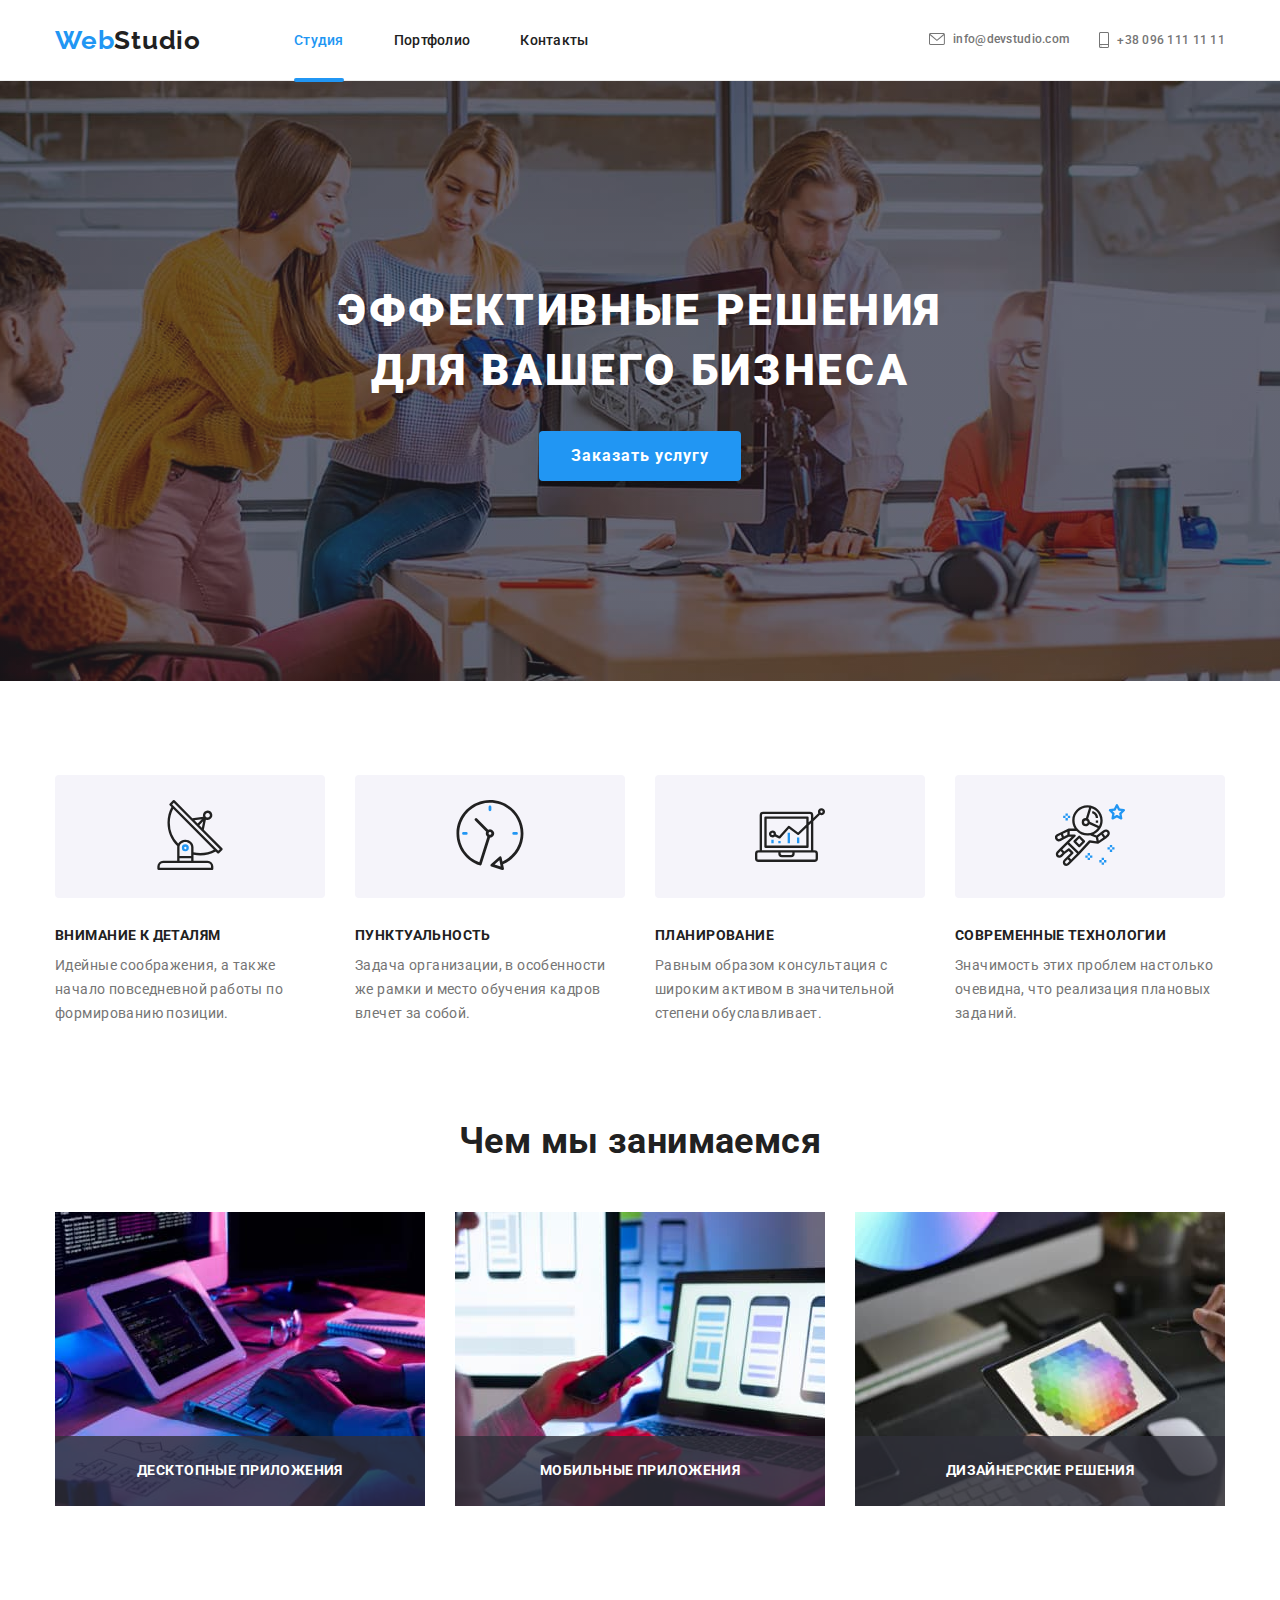
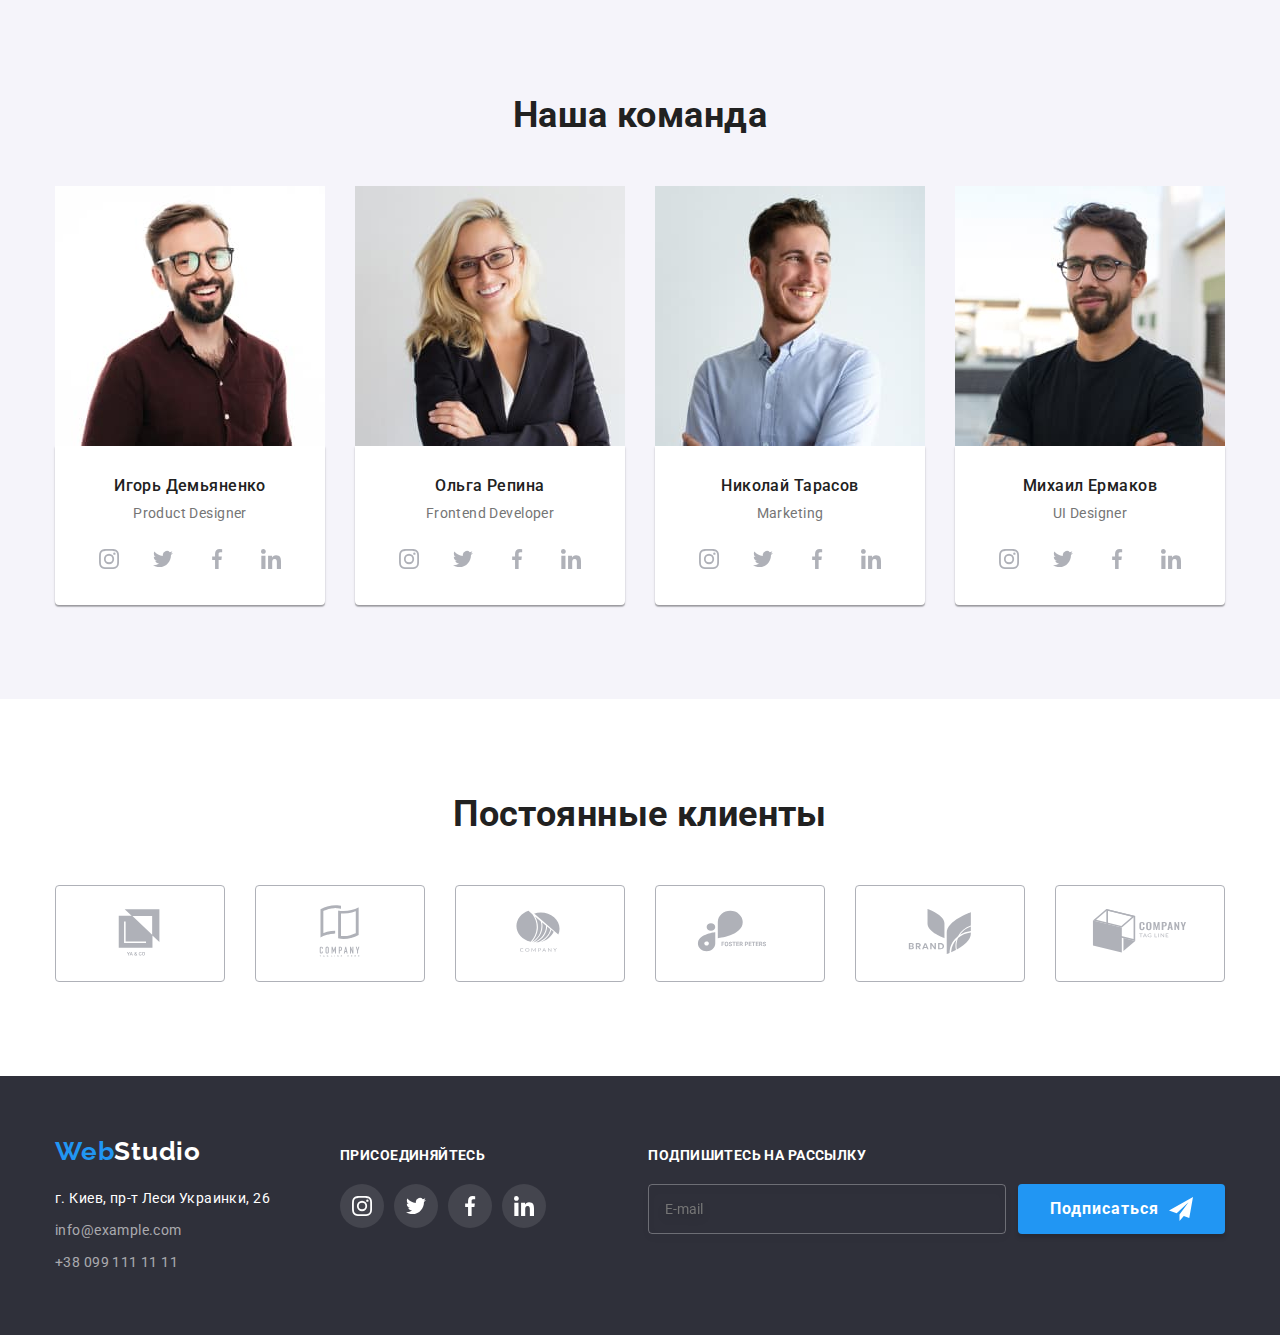
<file: index.html>
<!DOCTYPE html>
<html lang="ru">
<head>
    <meta charset="UTF-8">
    <meta http-equiv="X-UA-Compatible" content="IE=edge">
    <meta name="viewport" content="width=device-width, initial-scale=1.0">
    <title>WebStudio</title>
    <link rel="preconnect" href="https://fonts.googleapis.com">
    <link rel="preconnect" href="https://fonts.gstatic.com" crossorigin>
    <link href="https://fonts.googleapis.com/css2?family=Raleway:wght@700&family=Roboto:wght@400;500;700&display=swap" rel="stylesheet">
    <link rel="stylesheet" href="https://cdnjs.cloudflare.com/ajax/libs/modern-normalize/1.1.0/modern-normalize.min.css">
    <link rel="stylesheet" href="./css/main.min.css">
</head>
<body>
    <!--Header-->
    <header class="header">
        <div class="container header__container">
            <a href="./index.html" class="logo header__logo"><span class="logo__accent">Web</span>Studio</a>
            
            <button type="button" class="menu-mob__btn" aria-expanded="true" data-menu-open>
                <svg class="menu_mob__icon" 
                    width="40"  
                    height="40" 
                    aria-label="Переключатель мобильного меню"
                >
                    <use href="./img/sprite.svg#menu" ></use>
                </svg>
            </button>
            <div class="menu-mob__thumb" data-menu>
                <button type="button" class="menu-mob__btn menu-mob__btn--cross" data-menu-close>
                    <svg class="menu_mob__icon" 
                        width="40" 
                        height="40" 
                        aria-label="Переключатель мобильного меню">
                        <use href="./img/sprite.svg#cross-close"></use>
                    </svg>
                </button>
                <nav class="sait-nav">
                    <ul class="list sait-nav__list">
                        <li class="sait-nav__item"><a href="./index.html" class="sait-nav__link sait-nav__link--current">Студия</a></li>
                        <li class="sait-nav__item"><a href="./portfolio.html" class="sait-nav__link">Портфолио</a></li>
                        <li class="sait-nav__item"><a href="" class="sait-nav__link">Контакты</a></li>
                    </ul>
                </nav>
                
                <ul class="list contacts">
                    <li class="contacts__item">
                        <a class="contacts__link contacts__link--tel" href="tel:+380961111111">
                            <svg class="contacts__icon" width="10" height="16">
                                <use href="./img/sprite.svg#smartphone"></use>
                            </svg>
                            +38 096 111 11 11
                        </a>
                    </li>
                    <li class="contacts__item contacts__item--mail">
                        <a class="contacts__link contacts__link--mail" href="mailto:info@devstudio.com">
                            <svg class="contacts__icon "  width="16" height="12">
                                <use href="./img/sprite.svg#envelope"></use>
                            </svg>
                            info@devstudio.com
                        </a>
                    </li>
                </ul>
                <ul class="header-socials list">
                    <li class="header-socials__item">
                        <a href="" class="header-socials__link">Instagram</a>
                    </li>
                    <li class="header-socials__item">
                        <a href="" class="header-socials__link">Twitter</a>
                    </li>
                    <li class="header-socials__item">
                        <a href="" class="header-socials__link">Facebook</a>
                    </li>
                    <li class="header-socials__item">
                        <a href="" class="header-socials__link">LinkedIn</a>
                    </li>
                </ul>
            </div>
        </div>
    </header>
    
    <!--Main-->
    <main>
        <section class="hero">
            <div class="container">
                <h1 class="hero__title">Эффективные решения для вашего бизнеса</h1>
                <button type="button" class="button" data-modal-open>Заказать услугу</button>
            </div>

        </section>

        <!--Особенности компании-->
        <section class="section features">
            <div class="container">
                <h2 class="visually-hidden">Особенности компании</h2>

                <ul class="list section__list features__list">
                    <li class="features__item">
                        <div class="features__thumb">
                            <svg class="features__icon">
                                <use href="./img/sprite.svg#antenna"></use>
                            </svg>
                        </div>
                        <h3 class="features__title">Внимание к деталям</h3>
                        <p class="features__description">Идейные соображения, а также начало повседневной работы по формированию позиции.</p>
                    </li>

                    <li class="features__item">
                        <div class="features__thumb">
                            <svg class="features__icon">
                                <use href="./img/sprite.svg#clock"></use>
                            </svg>
                        </div>
                        <h3 class="features__title">Пунктуальность</h3>
                        <p class="features__description">Задача организации, в особенности же рамки и место обучения кадров влечет за собой.</p>
                    </li>

                    <li class="features__item">
                        
                        <div class="features__thumb">
                            <svg class="features__icon">
                                <use href="./img/sprite.svg#diagram"></use>
                            </svg>
                        </div>
                        <h3 class="features__title">Планирование</h3>
                        <p class="features__description">Равным образом консультация с широким активом в значительной степени обуславливает.</p>
                    </li>

                    <li class="features__item">
                        <div class="features__thumb">
                            <svg class="features__icon">
                                <use href="./img/sprite.svg#astronaut"></use>
                            </svg>
                        </div>
                        <h3 class="features__title">Современные технологии</h3>
                        <p class="features__description">Значимость этих проблем настолько очевидна, что реализация плановых заданий.</p>
                    </li>
                </ul>
            </div>
        </section>

        <!--Чем мы занимаемся-->
        <section class="section services">
            <div class="container">
                <h2 class="section__title">Чем мы занимаемся</h2>

                <ul class="list section__list">
                    <li class="services__item">
                        <img srcset="./img/img1.jpg 1x, ./img/img1@2x.jpg 2x" src="./img/img1.jpg" alt="Верстка сайта" width="370">
                        <p class="services__description">
                            Десктопные приложения
                        </p>
                    </li>

                    <li class="services__item">
                        <img srcset="./img/img2.jpg 1x, ./img/img2@2x.jpg 2x" src="./img/img2.jpg" alt="Адаптация дизайна под телефон" width="370">
                        <p class="services__description">
                            Мобильные приложения
                        </p>
                    </li>

                    <li class="services__item">
                        <img srcset="./img/img3.jpg 1x, ./img/img3@2x.jpg 2x" src="./img/img3.jpg" alt="Выбор цветовой гаммы" width="370">
                        <p class="services__description">
                            Дизайнерские решения
                        </p>
                    </li>
                </ul>
            </div>
        </section>

        <!--Команда-->
        <section class="section employees">
            <div class="container">
                <h2 class="section__title">Наша команда</h2>
                
                <ul class="list section__list employees__list">
                    <li class="employees__item">
                        <picture>
                            <source srcset="./img/employee1-270.jpg 1x, ./img/employee1-270@2x.jpg 2x" 
                                    media="(min-width: 1200px)" 
                                    sizes="270px">
                            <source srcset="./img/employee1-354.jpg 1x, ./img/employee1-354@2x.jpg 2x" 
                                    media="(min-width: 768px)" 
                                    sizes="354px">
                            <source srcset="./img/employee1-450.jpg 1x, ./img/employee1-450@2x.jpg 2x" 
                                    media="(max-width: 767px)"
                                    sizes="450px">
                            
                            <img src="./img/employee1-450.jpg" alt="Фото дизайнера">
                        </picture>
                        <div class="employees__content">
                            <h3 class="employees__name">Игорь Демьяненко</h3>
                            <p lang="en" class="employees__position">Product Designer</p>
                
                            <ul class="list socials__list employees__socials">
                                <li class="socials__item">
                                    <a href="" target="_blank" rel="noopener nofollow" class="socials__link socials__link--grey">
                                        <svg class="socials__icon socials__icon--grey">
                                            <use href="./img/sprite.svg#instagram"></use>
                                        </svg>
                                    </a>
                                </li>
                                <li class="socials__item">
                                    <a href="" target="_blank" rel="noopener nofollow" class="socials__link socials__link--grey">
                                        <svg class="socials__icon socials__icon--grey">
                                            <use href="./img/sprite.svg#twitter"></use>
                                        </svg>
                                    </a>
                                </li>
                                <li class="socials__item">
                                    <a href="" target="_blank" rel="noopener nofollow" class="socials__link socials__link--grey">
                                        <svg class="socials__icon socials__icon--grey">
                                            <use href="./img/sprite.svg#facebook"></use>
                                        </svg>
                                    </a>
                                </li>
                                <li class="socials__item">
                                    <a href="" target="_blank" rel="noopener nofollow" class="socials__link socials__link--grey">
                                        <svg class="socials__icon socials__icon--grey">
                                            <use href="./img/sprite.svg#linkedin"></use>
                                        </svg>
                                    </a>
                                </li>
                            </ul>
                        </div>
                
                    </li>
                
                    <li class="employees__item">
                        <picture>
                            <source srcset="./img/employee2-270.jpg 1x, ./img/employee2-270@2x.jpg 2x" 
                                    media="(min-width: 1200px)" 
                                    sizes="270px">
                            <source srcset="./img/employee2-354.jpg 1x, ./img/employee2-354@2x.jpg 2x" 
                                    media="(min-width: 768px)" 
                                    sizes="354px">
                            <source srcset="./img/employee2-450.jpg 1x, ./img/employee2-450@2x.jpg 2x" 
                                    media="(max-width: 767px)"
                                    sizes="450px">
                            <img src="./img/employee2-450.jpg" alt="Фото разработчика">
                        </picture>
                        <div class="employees__content">
                            <h3 class="employees__name">Ольга Репина</h3>
                            <p lang="en" class="employees__position">Frontend Developer</p>
                
                            <ul class="list socials__list employees__socials">
                                <li class="socials__item">
                                    <a href="" target="_blank" rel="noopener nofollow" class="socials__link socials__link--grey">
                                        <svg class="socials__icon socials__icon--grey">
                                            <use href="./img/sprite.svg#instagram"></use>
                                        </svg>
                                    </a>
                                </li>
                                <li class="socials__item ">
                                    <a href="" target="_blank" rel="noopener nofollow" class="socials__link socials__link--grey">
                                        <svg class="socials__icon socials__icon--grey">
                                            <use href="./img/sprite.svg#twitter"></use>
                                        </svg>
                                    </a>
                                </li>
                                <li class="socials__item">
                                    <a href="" target="_blank" rel="noopener nofollow" class="socials__link socials__link--grey">
                                        <svg class="socials__icon socials__icon--grey">
                                            <use href="./img/sprite.svg#facebook"></use>
                                        </svg>
                                    </a>
                                </li>
                                <li class="socials__item">
                                    <a href="" target="_blank" rel="noopener nofollow" class="socials__link socials__link--grey">
                                        <svg class="socials__icon socials__icon--grey">
                                            <use href="./img/sprite.svg#linkedin"></use>
                                        </svg>
                                    </a>
                                </li>
                            </ul>
                        </div>
                    </li>
                    <li class="employees__item">
                        <picture>
                            <source srcset="./img/employee3-270.jpg 1x, ./img/employee3-270@2x.jpg 2x" 
                                    media="(min-width: 1200px)" 
                                    sizes="270px">
                            <source srcset="./img/employee3-354.jpg 1x, ./img/employee3-354@2x.jpg 2x" 
                                    media="(min-width: 768px)" 
                                    sizes="354px">
                            <source srcset="./img/employee3-450.jpg 1x, ./img/employee3-450@2x.jpg 2x" 
                                    media="(max-width: 767px)"
                                    sizes="450px">
                            <img src="./img/employee3-450.jpg" alt="Фото маркетолога">
                        </picture>
                        <div class="employees__content">
                            <h3 class="employees__name">Николай Тарасов</h3>
                            <p lang="en" class="employees__position">Marketing</p>
                
                            <ul class="list socials__list employees__socials">
                                <li class="socials__item">
                                    <a href="" target="_blank" rel="noopener nofollow" class="socials__link socials__link--grey">
                                        <svg class="socials__icon socials__icon--grey">
                                            <use href="./img/sprite.svg#instagram"></use>
                                        </svg>
                                    </a>
                                </li>
                                <li class="socials__item">
                                    <a href="" target="_blank" rel="noopener nofollow" class="socials__link socials__link--grey">
                                        <svg class="socials__icon socials__icon--grey">
                                            <use href="./img/sprite.svg#twitter"></use>
                                        </svg>
                                    </a>
                                </li>
                                <li class="socials__item">
                                    <a href="" target="_blank" rel="noopener nofollow" class="socials__link socials__link--grey">
                                        <svg class="socials__icon socials__icon--grey">
                                            <use href="./img/sprite.svg#facebook"></use>
                                        </svg>
                                    </a>
                                </li>
                                <li class="socials__item">
                                    <a href="" target="_blank" rel="noopener nofollow" class="socials__link socials__link--grey">
                                        <svg class="socials__icon socials__icon--grey">
                                            <use href="./img/sprite.svg#linkedin"></use>
                                        </svg>
                                    </a>
                                </li>
                            </ul>
                        </div>
                    </li>
                    <li class="employees__item">
                        <picture>
                            <source srcset="./img/employee4-270.jpg 1x, ./img/employee4-270@2x.jpg 2x" 
                                    media="(min-width: 1200px)" 
                                    sizes="270px">
                            <source srcset="./img/employee4-354.jpg 1x, ./img/employee4-354@2x.jpg 2x" 
                                    media="(min-width: 768px)" 
                                    sizes="354px">
                            <source srcset="./img/employee4-450.jpg 1x, ./img/employee4-450@2x.jpg 2x" 
                                    media="(max-width: 767px)"
                                    sizes="450px">
                            <img src="./img/employee4-450.jpg" alt="Фото UI дизайнера">
                        </picture>
                        <div class="employees__content">
                            <h3 class="employees__name">Михаил Ермаков</h3>
                            <p lang="en" class="employees__position">UI Designer</p>
                
                            <ul class="list socials__list employees__socials">
                                <li class="socials__item">
                                    <a href="" target="_blank" rel="noopener nofollow" class="socials__link socials__link--grey">
                                        <svg class="socials__icon socials__icon--grey">
                                            <use href="./img/sprite.svg#instagram"></use>
                                        </svg>
                                    </a>
                                </li>
                                <li class="socials__item">
                                    <a href="" target="_blank" rel="noopener nofollow" class="socials__link socials__link--grey">
                                        <svg class="socials__icon socials__icon--grey">
                                            <use href="./img/sprite.svg#twitter"></use>
                                        </svg>
                                    </a>
                                </li>
                                <li class="socials__item">
                                    <a href="" target="_blank" rel="noopener nofollow" class="socials__link socials__link--grey">
                                        <svg class="socials__icon socials__icon--grey">
                                            <use href="./img/sprite.svg#facebook"></use>
                                        </svg>
                                    </a>
                                </li>
                                <li class="socials__item">
                                    <a href="" target="_blank" rel="noopener nofollow" class="socials__link socials__link--grey">
                                        <svg class="socials__icon socials__icon--grey">
                                            <use href="./img/sprite.svg#linkedin"></use>
                                        </svg>
                                    </a>
                                </li>
                            </ul>
                        </div>
                    </li>
                </ul>
            </div>
        </section>
        <!--Клиенты-->
        <section class="section clients">
            <div class="container">
                <h2 class="section__title">Постоянные клиенты</h2>
        
                <ul class="list section__list clients__set">
                    <li class="clients__item">
                        <a href="" class="clients__link" target="_blank" rel="noopener nofollow">
                            <svg class="clients__logo">
                                <use href="./img/sprite.svg#client-1"></use>
                            </svg>
                        </a>
                    </li>
                    <li class="clients__item">
                        <a href="" class="clients__link" target="_blank" rel="noopener nofollow">
                            <svg class="clients__logo">
                                <use href="./img/sprite.svg#client-2"></use>
                                <use></use>
                            </svg>
                        </a>
                    </li>
                    <li class="clients__item">
                        <a href="" class="clients__link" target="_blank" rel="noopener nofollow">
                            <svg class="clients__logo">
                                <use href="./img/sprite.svg#client-3"></use>
                            </svg>
                        </a>
                    </li>
                    <li class="clients__item">
                        <a href="" class="clients__link" target="_blank" rel="noopener nofollow">
                            <svg class="clients__logo">
                                <use href="./img/sprite.svg#client-4"></use>
                            </svg>
                        </a>
                    </li>
                    <li class="clients__item">
                        <a href="" class="clients__link" target="_blank" rel="noopener nofollow">
                            <svg class="clients__logo">
                                <use href="./img/sprite.svg#client-5"></use>
                            </svg>
                        </a>
                    </li>
                    <li class="clients__item">
                        <a href="" class="clients__link" target="_blank" rel="noopener nofollow">
                            <svg class="clients__logo">
                                <use href="./img/sprite.svg#client-6"></use>
                            </svg>
                        </a>
                    </li>
                </ul>
            </div>
        </section>
    </main>

    <!--Footer-->
    <footer class="footer">
        <div class="footer__box container">
            <div class="contacts-box">
                <a href="./index.html" class="logo logo--white"><span class="logo__accent">Web</span>Studio</a>
                <address>
                    <ul class="list contacts-box__list ">
                        <li class="contacts-box__item"><a class="contacts-box__link contacts-box__link--white" href="https://goo.gl/maps/8DTcKhsca9sqMdtq7" target="_blank"
                                rel="noopener nofollow">г. Киев, пр-т Леси Украинки, 26</a></li>
                        <li class="contacts-box__item"><a class="contacts-box__link" href="mailto:">info@example.com</a></li>
                        <li class="contacts-box__item"><a class="contacts-box__link" href="tel:+380961111111">+38 099 111 11 11</a></li>
                    </ul>
                </address>
            </div>
            <div class="footer__socials">
                <p class="footer__text">Присоединяйтесь</p>

                <ul class="list socials__list ">
                    <li class="socials__item">
                        <a href="" target="_blank" rel="noopener nofollow" class="socials__link socials__link--white">
                            <svg class="socials__icon socials__icon--white">
                                <use href="./img/sprite.svg#instagram"></use>
                            </svg>
                        </a>
                    </li>
                    <li class="socials__item">
                        <a href="" target="_blank" rel="noopener nofollow" class="socials__link socials__link--white">
                            <svg class="socials__icon socials__icon--white">
                                <use href="./img/sprite.svg#twitter"></use>
                            </svg>
                        </a>
                    </li>
                    <li class="socials__item">
                        <a href="" target="_blank" rel="noopener nofollow" class="socials__link socials__link--white">
                            <svg class="socials__icon socials__icon--white">
                                <use href="./img/sprite.svg#facebook"></use>
                            </svg>
                        </a>
                    </li>
                    <li class="socials__item">
                        <a href="" target="_blank" rel="noopener nofollow" class="socials__link socials__link--white">
                            <svg class="socials__icon socials__icon--white">
                                <use href="./img/sprite.svg#linkedin"></use>
                            </svg>
                        </a>
                    </li>
                </ul>
            </div>
            <div class="footer__subs">
                <p class="footer__text">Подпишитесь на рассылку</p>

                <form class="subs__form">
                    <input type="email" placeholder="E-mail" class="subs__input">
                    <button type="submit" class="button subs__btn">
                        <span class="subs__text">Подписаться</span>
                        <svg width="24" height="24" class="btn__icon">
                            <use href="./img/sprite.svg#icon-send"></use>
                        </svg>
                    </button>
                </form>
            </div>
        </div>
    </footer>
    <div class="backdrop is-hidden" data-modal>
        <div class="modal">
            <button type="button" class="btn-close" data-modal-close>
                <svg class="btn-close__icon" width="18" height="18">
                    <use href="./img/sprite.svg#cross-close"></use>
                </svg>
            </button>

            <p class="modal__text">     
                Оставьте свои данные, мы вам перезвоним
            </p>

            <form class="callback__form" autocomplete="off">
                <label class="callback__field">
                    <span class="callback__label">Имя</span>
                    <input type="text" name="name" class="callback__input" required/>
                    <svg class="callback__icon" width="18" height="18">
                        <use href="./img/sprite.svg#icon-person"></use>
                    </svg>
                </label>
                <label class="callback__field">
                    <span class="callback__label">Телефон</span>
                    <input type="tel" name="tel" class="callback__input" required/>
                    <svg class="callback__icon" width="18" height="18">
                        <use href="./img/sprite.svg#icon-phone"></use>
                    </svg>
                </label>
                <label class="callback__field">
                    <span class="callback__label">Почта</span>
                    <input type="email" name="email" class="callback__input" required/>
                    <svg class="callback__icon" width="18" height="18">
                        <use href="./img/sprite.svg#icon-email"></use>
                    </svg>
                </label>

                <label class="callback__field">
                    <span class="callback__label">Комментарий</span>
                    <textarea class="callback__comment" name="comment" placeholder="Введите текст"></textarea>
                </label>

                <label class="agreement">
                    <input type="checkbox" class="agreement__checkbox visually-hidden" required>
                    <span class="agreement__icon"></span>
                    <span class="agreement__text">Соглашаюсь с рассылкой и принимаю <a href="" class="agreement__text--accent">Условия договора</a>  </span>
                </label>
               
                <button class="button callback___btn" type="submit">Отправить</button>
            </form>
        </div>
    </div>
    <script src="./js/modal.js"></script>
    <script src="./js/menu.js"></script>
</body>
</html>
</file>
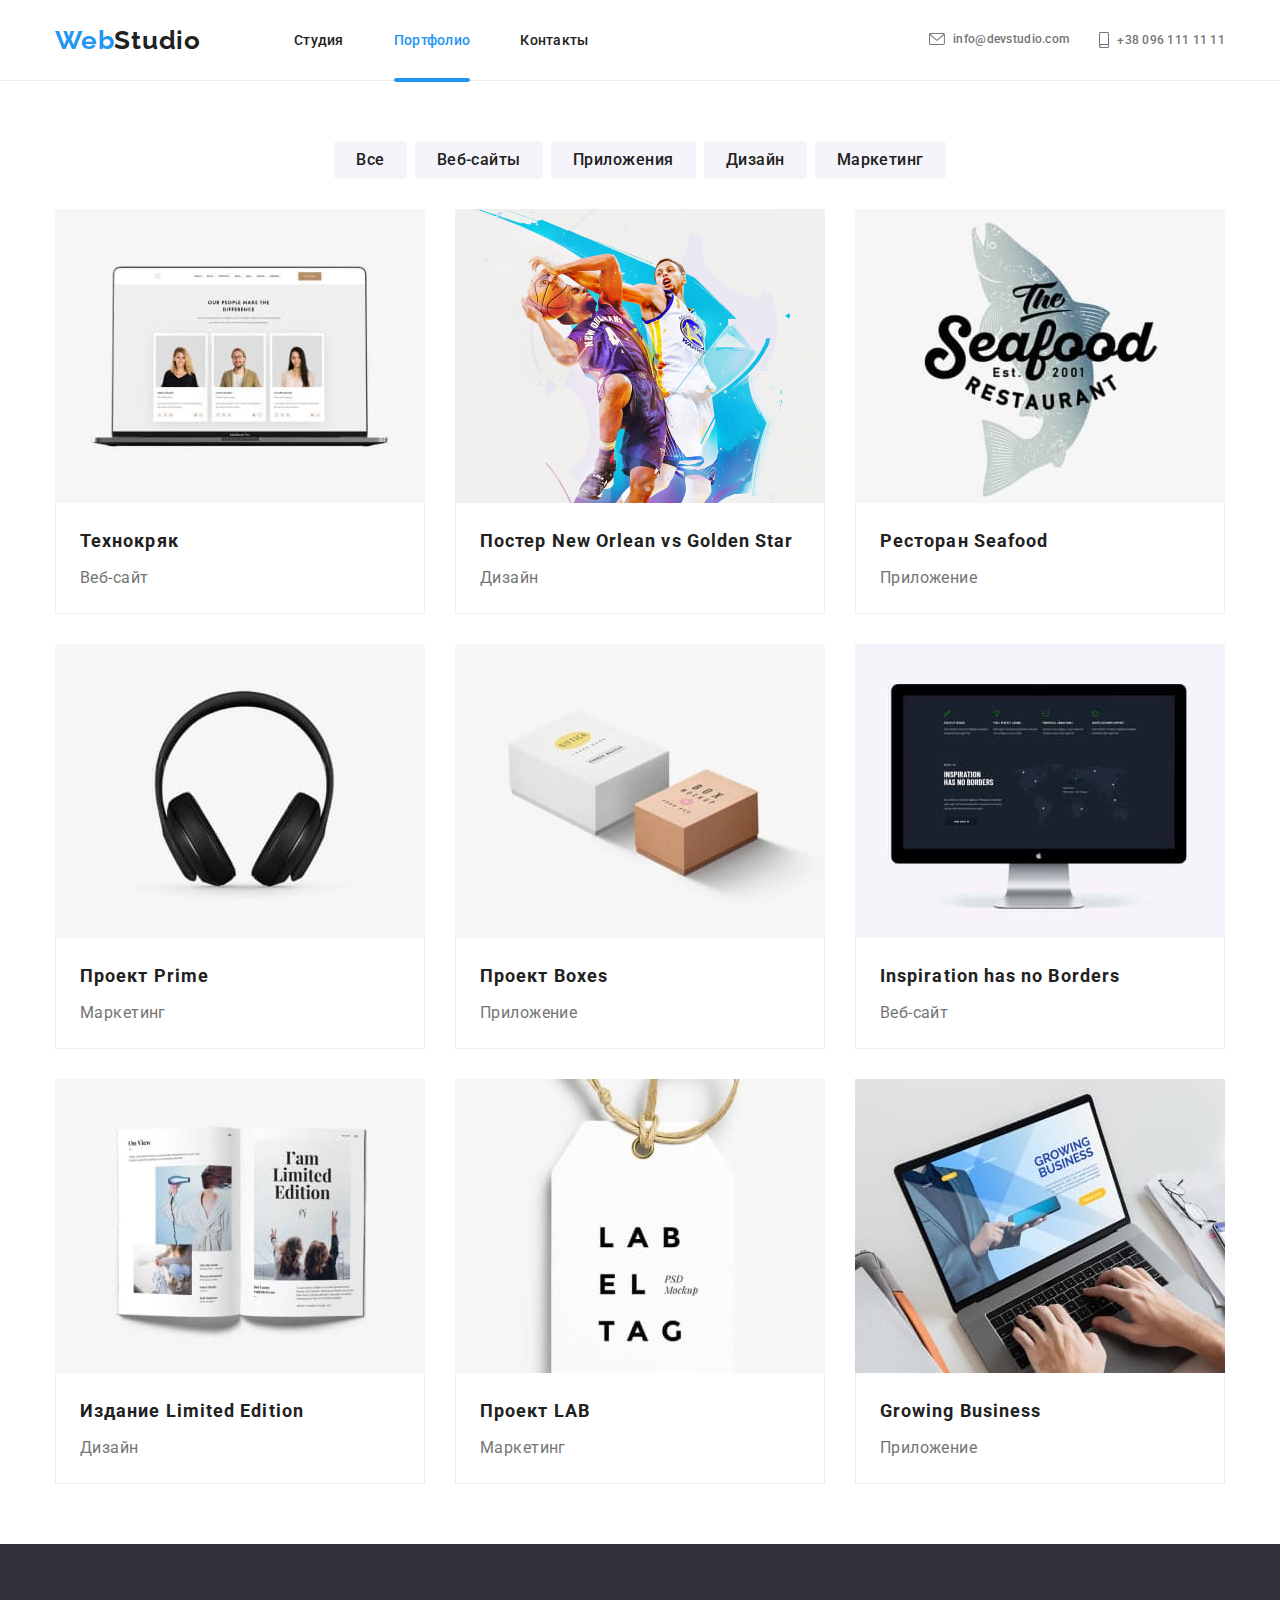
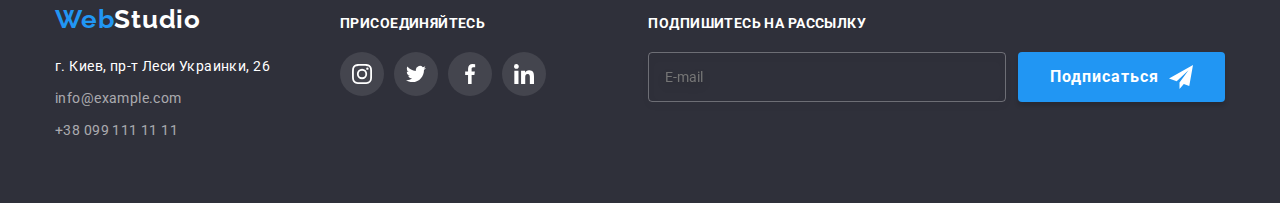
<file: portfolio.html>
<!DOCTYPE html>
<html lang="ru">

<head>
    <meta charset="UTF-8">
    <meta http-equiv="X-UA-Compatible" content="IE=edge">
    <meta name="viewport" content="width=device-width, initial-scale=1.0">
    <title>WebStudio</title>
    <link rel="preconnect" href="https://fonts.googleapis.com">
    <link rel="preconnect" href="https://fonts.gstatic.com" crossorigin>
    <link href="https://fonts.googleapis.com/css2?family=Raleway:wght@700&family=Roboto:wght@400;500;700&display=swap"
        rel="stylesheet">
    <link rel="stylesheet"
        href="https://cdnjs.cloudflare.com/ajax/libs/modern-normalize/1.1.0/modern-normalize.min.css">
    <link rel="stylesheet" href="./css/main.min.css">
</head>

<body>
    <!--Header-->
    <header class="header">
        <div class="container header__container">
            <a href="./index.html" class="logo header__logo"><span class="logo__accent">Web</span>Studio</a>

            <button type="button" class="menu-mob__btn" aria-expanded="true" data-menu-open>
                <svg class="menu_mob__icon" width="40" height="40" aria-label="Переключатель мобильного меню">
                    <use href="./img/sprite.svg#menu"></use>
                </svg>
            </button>
            <div class="menu-mob__thumb" data-menu>
                <button type="button" class="menu-mob__btn menu-mob__btn--cross" data-menu-close>
                    <svg class="menu_mob__icon" width="40" height="40" aria-label="Переключатель мобильного меню">
                        <use href="./img/sprite.svg#cross-close"></use>
                    </svg>
                </button>
                <nav class="sait-nav">
                    <ul class="list sait-nav__list">
                        <li class="sait-nav__item"><a href="./index.html"
                                class="sait-nav__link">Студия</a></li>
                        <li class="sait-nav__item"><a href="./portfolio.html" class="sait-nav__link sait-nav__link--current">Портфолио</a></li>
                        <li class="sait-nav__item"><a href="" class="sait-nav__link">Контакты</a></li>
                    </ul>
                </nav>

                <ul class="list contacts">
                    <li class="contacts__item">
                        <a class="contacts__link contacts__link--tel" href="tel:+380961111111">
                            <svg class="contacts__icon" width="10" height="16">
                                <use href="./img/sprite.svg#smartphone"></use>
                            </svg>
                            +38 096 111 11 11
                        </a>
                    </li>
                    <li class="contacts__item contacts__item--mail">
                        <a class="contacts__link contacts__link--mail" href="mailto:info@devstudio.com">
                            <svg class="contacts__icon " width="16" height="12">
                                <use href="./img/sprite.svg#envelope"></use>
                            </svg>
                            info@devstudio.com
                        </a>
                    </li>
                </ul>
                <ul class="header-socials list">
                    <li class="header-socials__item">
                        <a href="" class="header-socials__link">Instagram</a>
                    </li>
                    <li class="header-socials__item">
                        <a href="" class="header-socials__link">Twitter</a>
                    </li>
                    <li class="header-socials__item">
                        <a href="" class="header-socials__link">Facebook</a>
                    </li>
                    <li class="header-socials__item">
                        <a href="" class="header-socials__link">LinkedIn</a>
                    </li>
                </ul>
            </div>
        </div>
    </header>
    <!--Main-->
    <main>
        <section class="portfolio">
            <div class="container">
                <h1 class="visually-hidden">Портфолио</h1>
                <ul class="btn__set list">
                    <li class="btn__item"><button type="button" class="portfolio__button">Все</button></li>
                    <li class="btn__item"><button type="button" class="portfolio__button">Веб-сайты</button></li>
                    <li class="btn__item"><button type="button" class="portfolio__button">Приложения</button></li>
                    <li class="btn__item"><button type="button" class="portfolio__button">Дизайн</button></li>
                    <li class="btn__item"><button type="button" class="portfolio__button">Маркетинг</button></li>
                </ul>
                
                <ul class="cases list">
                    <li class="cases__item">
                        <a href="" class="cases__link">
                            <div class="cases__thumb">
                                <picture>
                                    <source srcset="./img/case-1-370.jpg 1x, ./img/case-1-370@2x.jpg 2x" 
                                            media="(min-width: 1200px)" 
                                            sizes="370px">
                                    <source srcset="./img/case-1-354.jpg 1x, ./img/case-1-354@2x.jpg 2x" 
                                            media="(min-width: 768px)" 
                                            sizes="354px">
                                    <source srcset="./img/case-1-450.jpg 1x, ./img/case-1-450@2x.jpg 2x" 
                                            media="(max-width: 767px)"
                                            sizes="450px">
                                    <img src="./img/case-1-450.jpg" alt="ноутбук">
                                </picture>
                                
                                <div class="cases__overlay">  
                                    <p class="cases__text">Ресурс предлагает комплексные предложения с разным уровнем функционала и сервисов. 
                                        Все это позволит посетителю получить исчерпывающие сведения о компании или частном лице.
                                    </p>
                                </div>
                            </div>
                            <div class="cases__content cases__content--first">
                                <h2 class="cases__title">Технокряк</h2>
                                <p class="cases__type">Веб-сайт</p>
                            </div>
                        </a>
                    </li>
                
                    <li class="cases__item">
                        <a href="" class="cases__link">
                            <div class="cases__thumb">
                                <picture>
                                    <source srcset="./img/case-2-370.jpg 1x, ./img/case-2-370@2x.jpg 2x" 
                                            media="(min-width: 1200px)" 
                                            sizes="370px">
                                    <source srcset="./img/case-2-354.jpg 1x, ./img/case-2-354@2x.jpg 2x" 
                                            media="(min-width: 768px)" 
                                            sizes="354px">
                                    <source srcset="./img/case-2-450.jpg 1x, ./img/case-2-450@2x.jpg 2x" 
                                            media="(max-width: 767px)"
                                            sizes="450px">
                                    <img src="./img/case-2-450.jpg" alt="два баскетболиста">
                                </picture>
                                
                                <div class="cases__overlay">
                                    <p class="cases__text">Ресурс предлагает комплексные предложения с разным уровнем функционала и сервисов.
                                        Все это позволит посетителю получить исчерпывающие сведения о компании или частном лице.
                                    </p>
                                </div>
                            </div>
                            <div class="cases__content">
                                <h2 class="cases__title">Постер New Orlean vs Golden Star</h2>
                                <p class="cases__type">Дизайн</p>
                            </div>
                        </a>
                    </li>
                
                    <li class="cases__item">
                        <a href="" class="cases__link">
                            <div class="cases__thumb">
                                <picture>
                                    <source srcset="./img/case-3-370.jpg 1x, ./img/case-3-370@2x.jpg 2x" 
                                            media="(min-width: 1200px)" 
                                            sizes="370px">
                                    <source srcset="./img/case-3-354.jpg 1x, ./img/case-3-354@2x.jpg 2x" 
                                            media="(min-width: 768px)" 
                                            sizes="354px">
                                    <source srcset="./img/case-3-450.jpg 1x, ./img/case-3-450@2x.jpg 2x" 
                                            media="(max-width: 767px)"
                                            sizes="450px">
                                    <img src="./img/case-3-450.jpg" alt="логотип ресторана">
                                </picture>
                                
                                <div class="cases__overlay">
                                    <p class="cases__text">Ресурс предлагает комплексные предложения с разным уровнем функционала и сервисов.
                                        Все это позволит посетителю получить исчерпывающие сведения о компании или частном лице.
                                    </p>
                                </div>
                            </div>
                            <div class="cases__content">
                                <h2 class="cases__title">Ресторан Seafood</h2>
                                <p class="cases__type">Приложение</p>
                            </div>
                        </a>
                    </li>
                
                    <li class="cases__item">
                        <a href="" class="cases__link">
                            <div class="cases__thumb">
                                <picture>
                                    <source srcset="./img/case-4-370.jpg 1x, ./img/case-4-370@2x.jpg 2x" 
                                            media="(min-width: 1200px)" 
                                            sizes="370px">
                                    <source srcset="./img/case-4-354.jpg 1x, ./img/case-4-354@2x.jpg 2x" 
                                            media="(min-width: 768px)" 
                                            sizes="354px">
                                    <source srcset="./img/case-4-450.jpg 1x, ./img/case-4-450@2x.jpg 2x" 
                                            media="(max-width: 767px)"
                                            sizes="450px">
                                    <img src="./img/case-4-450.jpg" alt="наушники">
                                </picture>
                                
                                <div class="cases__overlay">
                                    <p class="cases__text">Ресурс предлагает комплексные предложения с разным уровнем функционала и сервисов.
                                        Все это позволит посетителю получить исчерпывающие сведения о компании или частном лице.
                                    </p>
                                </div>
                            </div>
                            <div class="cases__content">
                                <h2 class="cases__title">Проект Prime</h2>
                                <p class="cases__type">Маркетинг</p>
                            </div>
                        </a>
                    </li>
                
                    <li class="cases__item">
                        <a href="" class="cases__link">
                            <div class="cases__thumb">
                                <picture>
                                    <source srcset="./img/case-5-370.jpg 1x, ./img/case-5-370@2x.jpg 2x" 
                                            media="(min-width: 1200px)" 
                                            sizes="370px">
                                    <source srcset="./img/case-5-354.jpg 1x, ./img/case-5-354@2x.jpg 2x" 
                                            media="(min-width: 768px)" 
                                            sizes="354px">
                                    <source srcset="./img/case-5-450.jpg 1x, ./img/case-5-450@2x.jpg 2x" 
                                            media="(max-width: 767px)"
                                            sizes="450px">
                                    <img src="./img/case-5-450.jpg" alt="две коробки">
                                </picture>
                                
                                <div class="cases__overlay">
                                    <p class="cases__text">Ресурс предлагает комплексные предложения с разным уровнем функционала и сервисов.
                                        Все это позволит посетителю получить исчерпывающие сведения о компании или частном лице.
                                    </p>
                                </div>
                            </div>
                            <div class="cases__content">
                                <h2 class="cases__title">Проект Boxes</h2>
                                <p class="cases__type">Приложение</p>
                            </div>
                        </a>
                    </li>
                
                    <li class="cases__item">
                        <a href="" class="cases__link">
                            <div class="cases__thumb">
                                <picture>
                                    <source srcset="./img/case-6-370.jpg 1x, ./img/case-6-370@2x.jpg 2x" 
                                            media="(min-width: 1200px)" 
                                            sizes="370px">
                                    <source srcset="./img/case-6-354.jpg 1x, ./img/case-6-354@2x.jpg 2x" 
                                            media="(min-width: 768px)" 
                                            sizes="354px">
                                    <source srcset="./img/case-6-450.jpg 1x, ./img/case-6-450@2x.jpg 2x" 
                                            media="(max-width: 767px)"
                                            sizes="450px">
                                    <img src="./img/case-6-450.jpg" alt="компьютер">
                                </picture>
                                
                                <div class="cases__overlay">
                                    <p class="cases__text">Ресурс предлагает комплексные предложения с разным уровнем функционала и сервисов.
                                        Все это позволит посетителю получить исчерпывающие сведения о компании или частном лице.
                                    </p>
                                </div>
                            </div>
                            <div class="cases__content">
                                <h2 class="cases__title">Inspiration has no Borders</h2>
                                <p class="cases__type">Веб-сайт</p>
                            </div>
                        </a>
                    </li>
                
                    <li class="cases__item">
                        <a href="" class="cases__link">
                            <div class="cases__thumb">
                                <picture>
                                    <source srcset="./img/case-7-370.jpg 1x, ./img/case-7-370@2x.jpg 2x" 
                                            media="(min-width: 1200px)" 
                                            sizes="370px">
                                    <source srcset="./img/case-7-354.jpg 1x, ./img/case-7-354@2x.jpg 2x" 
                                            media="(min-width: 768px)" 
                                            sizes="354px">
                                    <source srcset="./img/case-7-450.jpg 1x, ./img/case-7-450@2x.jpg 2x" 
                                            media="(max-width: 767px)"
                                            sizes="450px">
                                    <img src="./img/case-7-450.jpg" alt="журнал">
                                </picture>
                                
                                <div class="cases__overlay">
                                    <p class="cases__text">Ресурс предлагает комплексные предложения с разным уровнем функционала и сервисов.
                                        Все это позволит посетителю получить исчерпывающие сведения о компании или частном лице.
                                    </p>
                                </div>
                            </div>
                            <div class="cases__content">
                                <h2 class="cases__title">Издание Limited Edition</h2>
                                <p class="cases__type">Дизайн</p>
                            </div>
                
                        </a>
                    </li>
                
                    <li class="cases__item">
                        <a href="" class="cases__link">
                            <div class="cases__thumb">
                                <picture>
                                    <source srcset="./img/case-8-370.jpg 1x, ./img/case-8-370@2x.jpg 2x" 
                                            media="(min-width: 1200px)" 
                                            sizes="370px">
                                    <source srcset="./img/case-8-354.jpg 1x, ./img/case-8-354@2x.jpg 2x" 
                                            media="(min-width: 768px)" 
                                            sizes="354px">
                                    <source srcset="./img/case-8-450.jpg 1x, ./img/case-8-450@2x.jpg 2x" 
                                            media="(max-width: 767px)"
                                            sizes="450px">
                                    <img src="./img/case-8-450.jpg" alt="бирка с название проекта">
                                </picture>
                                
                                <div class="cases__overlay">
                                    <p class="cases__text">Ресурс предлагает комплексные предложения с разным уровнем функционала и сервисов.
                                        Все это позволит посетителю получить исчерпывающие сведения о компании или частном лице.
                                    </p>
                                </div>
                            </div>
                            <div class="cases__content">
                                <h2 class="cases__title">Проект LAB</h2>
                                <p class="cases__type">Маркетинг</p>
                            </div>
                        </a>
                    </li>
                
                    <li class="cases__item">
                        <a href="" class="cases__link">
                            <div class="cases__thumb">
                                <picture>
                                    <source srcset="./img/case-9-370.jpg 1x, ./img/case-9-370@2x.jpg 2x" 
                                            media="(min-width: 1200px)" 
                                            sizes="370px">
                                    <source srcset="./img/case-9-354.jpg 1x, ./img/case-9-354@2x.jpg 2x" 
                                            media="(min-width: 768px)" 
                                            sizes="354px">
                                    <source srcset="./img/case-9-450.jpg 1x, ./img/case-9-450@2x.jpg 2x" 
                                            media="(max-width: 767px)"
                                            sizes="450px">
                                    <img src="./img/case-9-450.jpg" alt="ноутбук на столе">
                                </picture>
                            
                                <div class="cases__overlay">
                                    <p class="cases__text">Ресурс предлагает комплексные предложения с разным уровнем функционала и сервисов.
                                        Все это позволит посетителю получить исчерпывающие сведения о компании или частном лице.
                                    </p>
                                </div>
                            </div>
                            <div class="cases__content">
                                <h2 class="cases__title">Growing Business</h2>
                                <p class="cases__type">Приложение</p>
                            </div>
                        </a>
                    </li>
                </ul>
            </div>
 
        </section>
    </main>

    <!--Footer-->
    <footer class="footer">
        <div class="footer__box container">
            <div class="contacts-box">
                <a href="./index.html" class="logo logo--white"><span class="logo__accent">Web</span>Studio</a>
                <address>
                    <ul class="list contacts-box__list ">
                        <li class="contacts-box__item"><a class="contacts-box__link contacts-box__link--white"
                                href="https://goo.gl/maps/8DTcKhsca9sqMdtq7" target="_blank" rel="noopener nofollow">г.
                                Киев, пр-т Леси Украинки, 26</a></li>
                        <li class="contacts-box__item"><a class="contacts-box__link" href="mailto:">info@example.com</a>
                        </li>
                        <li class="contacts-box__item"><a class="contacts-box__link" href="tel:+380961111111">+38 099 111 11
                                11</a></li>
                    </ul>
                </address>
            </div>
            <div class="footer__socials">
                <p class="footer__text">Присоединяйтесь</p>
    
                <ul class="list socials__list ">
                    <li class="socials__item">
                        <a href="" target="_blank" rel="noopener nofollow" class="socials__link socials__link--white">
                            <svg class="socials__icon socials__icon--white">
                                <use href="./img/sprite.svg#instagram"></use>
                            </svg>
                        </a>
                    </li>
                    <li class="socials__item">
                        <a href="" target="_blank" rel="noopener nofollow" class="socials__link socials__link--white">
                            <svg class="socials__icon socials__icon--white">
                                <use href="./img/sprite.svg#twitter"></use>
                            </svg>
                        </a>
                    </li>
                    <li class="socials__item">
                        <a href="" target="_blank" rel="noopener nofollow" class="socials__link socials__link--white">
                            <svg class="socials__icon socials__icon--white">
                                <use href="./img/sprite.svg#facebook"></use>
                            </svg>
                        </a>
                    </li>
                    <li class="socials__item">
                        <a href="" target="_blank" rel="noopener nofollow" class="socials__link socials__link--white">
                            <svg class="socials__icon socials__icon--white">
                                <use href="./img/sprite.svg#linkedin"></use>
                            </svg>
                        </a>
                    </li>
                </ul>
            </div>
            <div class="footer__subs">
                <p class="footer__text">Подпишитесь на рассылку</p>
    
                <form class="subs__form">
                    <input type="email" placeholder="E-mail" class="subs__input">
                    <button type="submit" class="button subs__btn">
                        <span class="subs__text">Подписаться</span>
                        <svg width="24" height="24" class="btn__icon">
                            <use href="./img/sprite.svg#icon-send"></use>
                        </svg>
                    </button>
                </form>
            </div>
        </div>
    </footer>
    <div class="backdrop is-hidden" data-modal>
        <div class="modal">
            <button type="button" class="btn-close" data-modal-close>
                <svg class="btn-close__icon" width="18" height="18">
                    <use href="./img/sprite.svg#cross-close"></use>
                </svg>
            </button>
    
            <p class="modal__text">
                Оставьте свои данные, мы вам перезвоним
            </p>
    
            <form class="callback__form" autocomplete="off">
                <label class="callback__field">
                    <span class="callback__label">Имя</span>
                    <input type="text" name="name" class="callback__input" required />
                    <svg class="callback__icon" width="18" height="18">
                        <use href="./img/sprite.svg#icon-person"></use>
                    </svg>
                </label>
                <label class="callback__field">
                    <span class="callback__label">Телефон</span>
                    <input type="tel" name="tel" class="callback__input" required />
                    <svg class="callback__icon" width="18" height="18">
                        <use href="./img/sprite.svg#icon-phone"></use>
                    </svg>
                </label>
                <label class="callback__field">
                    <span class="callback__label">Почта</span>
                    <input type="email" name="email" class="callback__input" required />
                    <svg class="callback__icon" width="18" height="18">
                        <use href="./img/sprite.svg#icon-email"></use>
                    </svg>
                </label>
    
                <label class="callback__field">
                    <span class="callback__label">Комментарий</span>
                    <textarea class="callback__comment" name="comment" placeholder="Введите текст"></textarea>
                </label>
    
                <label class="agreement">
                    <input type="checkbox" class="agreement__checkbox visually-hidden" required>
                    <span class="agreement__icon"></span>
                    <span class="agreement__text">Соглашаюсь с рассылкой и принимаю <a href=""
                            class="agreement__text--accent">Условия договора</a> </span>
                </label>
    
                <button class="button callback___btn" type="submit">Отправить</button>
            </form>
        </div>
    </div>  
    <script src="./js/menu.js"></script>
</body>
    
</html>
</file>
<file: css/main.min.css>
h1,h2,h3,h4{margin:0;color:#212121}p{margin:0;color:#757575}img{display:block;max-width:100%;height:auto}.list{list-style:none;margin:0;padding:0}.visually-hidden{position:absolute;width:1px;height:1px;margin:-1px;border:0;padding:0;white-space:nowrap;-webkit-clip-path:inset(100%);clip-path:inset(100%);clip:rect(0 0 0 0);overflow:hidden}body{font-size:14px;font-family:"Roboto",sans-serif;letter-spacing:.03em;background-color:#fff;color:#212121}.container{margin-left:auto;margin-right:auto;padding-left:15px;padding-right:15px}@media screen and (min-width: 480px){.container{width:480px}}@media screen and (min-width: 768px){.container{width:768px}}@media screen and (min-width: 1200px){.container{width:1200px}}.button{padding:10px 32px;border:0;border-radius:4px;font-weight:700;font-size:16px;line-height:1.88;letter-spacing:.06em;color:#fff;background-color:#2196f3;cursor:pointer;-webkit-box-shadow:0px 4px 4px rgba(0,0,0,.15);box-shadow:0px 4px 4px rgba(0,0,0,.15);-webkit-transition:background-color 250ms cubic-bezier(0.4, 0, 0.2, 1);transition:background-color 250ms cubic-bezier(0.4, 0, 0.2, 1)}.button:hover,.button:focus{background-color:#188ce8}.subs__btn{display:-webkit-box;display:-ms-flexbox;display:flex;-webkit-box-align:center;-ms-flex-align:center;align-items:center}@media screen and (max-width: 1199px){.subs__btn{margin-top:20px;margin-right:auto;margin-left:auto}}@media screen and (min-width: 1200px){.subs__btn{margin-left:12px}}.btn__icon{margin-left:10px}.header{border-bottom:1px solid #ececec;font-weight:500;line-height:1.17;letter-spacing:.02em}.header__container{position:relative;display:-webkit-box;display:-ms-flexbox;display:flex;-webkit-box-align:center;-ms-flex-align:center;align-items:center;height:60px}.menu-mob__btn{display:block;margin-left:auto;padding:0;border:0;width:40px;height:40px;background-color:rgba(0,0,0,0)}@media screen and (min-width: 768px){.menu-mob__btn{display:none}}@media screen and (max-width: 767px){.menu-mob__thumb{position:fixed;top:0;left:0;display:none;width:100vw;height:100vh;padding:48px 40px;background-color:#fff}}.menu-mob__thumb.is-open{display:-webkit-box;display:-ms-flexbox;display:flex;-webkit-box-orient:vertical;-webkit-box-direction:normal;-ms-flex-direction:column;flex-direction:column;z-index:1}.menu-mob__btn--cross{position:absolute;top:15px;right:15px}@media screen and (min-width: 480px){.menu-mob__btn--cross{right:10%}}.menu-mob__btn:hover .menu_mob__icon,.menu-mob__btn:focus-within .menu_mob__icon{fill:#2196f3}@media screen and (max-width: 767px){.sait-nav__item:not(:first-child){margin-top:32px}}.sait-nav__link{font-size:40px;text-decoration:none;color:#212121;-webkit-transition:color 250ms cubic-bezier(0.4, 0, 0.2, 1);transition:color 250ms cubic-bezier(0.4, 0, 0.2, 1)}.sait-nav__link:hover,.sait-nav__link:focus{color:#2196f3}.sait-nav__link--current{color:#2196f3}@media screen and (max-width: 767px){.contacts{margin-top:auto}}@media screen and (max-width: 767px){.contacts__item--mail{margin-top:32px}}.contacts__link{font-style:normal;text-decoration:none;color:#757575;-webkit-transition:color 250ms cubic-bezier(0.4, 0, 0.2, 1);transition:color 250ms cubic-bezier(0.4, 0, 0.2, 1)}.contacts__link:hover,.contacts__link:focus{color:#2196f3}.contacts__link--tel{font-size:34px}@media screen and (max-width: 767px){.contacts__link--tel{color:#2196f3}}.contacts__link--mail{font-size:24px}.contacts__icon{fill:currentColor}@media screen and (max-width: 767px){.contacts__icon{display:none}}.header-socials{display:-webkit-box;display:-ms-flexbox;display:flex;-ms-flex-wrap:wrap;flex-wrap:wrap;margin-top:64px}@media screen and (min-width: 768px){.header-socials{display:none}}.header-socials__item:not(:last-child){margin-right:10px;padding-right:10px;border-right:1px solid rgba(33,33,33,.2)}.header-socials__link{font-size:18px;line-height:1.22;color:#2196f3;text-decoration:none}.logo{color:#212121;font-family:"Raleway",sans-serif;font-weight:700;font-size:26px;line-height:1.19;letter-spacing:.03em;text-decoration:none}.logo__accent{color:#2196f3}.logo--white{color:#fff}.hero{margin-left:auto;margin-right:auto;padding-top:118px;padding-bottom:118px;max-width:480px;height:400px;text-align:center;background-color:#2f303a;background-image:-webkit-gradient(linear, left top, right top, from(rgba(47, 48, 58, 0.4)), to(rgba(47, 48, 58, 0.4))),url(../img/hero-bg-480.jpg);background-image:linear-gradient(to right, rgba(47, 48, 58, 0.4), rgba(47, 48, 58, 0.4)),url(../img/hero-bg-480.jpg);background-size:480px 400px;background-position:center;background-repeat:no-repeat}@media screen and (min-device-pixel-ratio: 2),screen and (-webkit-min-device-pixel-ratio: 2),screen and (min-resolution: 192dpi),screen and (min-resolution: 2dppx){.hero{background-image:-webkit-gradient(linear, left top, right top, from(rgba(47, 48, 58, 0.4)), to(rgba(47, 48, 58, 0.4))),url(../img/hero-bg-480@2x.jpg);background-image:linear-gradient(to right, rgba(47, 48, 58, 0.4), rgba(47, 48, 58, 0.4)),url(../img/hero-bg-480@2x.jpg)}}.hero__title{margin-bottom:30px;font-weight:900;font-size:26px;line-height:1.62;letter-spacing:.06em;text-transform:uppercase;color:#fff}.section{padding-top:60px;padding-bottom:60px}.section__title{margin-bottom:30px;text-align:center;font-size:28px;line-height:1.18}.section__list{text-align:center}.features__item:not(:first-child){margin-top:30px}.features__thumb{padding-top:25px;padding-bottom:25px;border-radius:4px;background-color:#f5f4fa}.features__icon{width:70px;height:70px}.features__title{margin-top:30px;font-size:14px;line-height:1.14;text-transform:uppercase}.features__description{margin-top:10px;font-size:14px;line-height:1.71;text-align:left}@media screen and (max-width: 1199px){.services{display:none}}.employees{background-color:#f5f4fa}@media screen and (max-width: 767px){.employees__item:not(:first-child){margin-top:30px}}.employees__content{padding-top:30px;padding-bottom:24px;border-radius:0px 0px 4px 4px;background:#fff;-webkit-box-shadow:0px 1px 3px rgba(0,0,0,.12),0px 1px 1px rgba(0,0,0,.14),0px 2px 1px rgba(0,0,0,.2);box-shadow:0px 1px 3px rgba(0,0,0,.12),0px 1px 1px rgba(0,0,0,.14),0px 2px 1px rgba(0,0,0,.2)}.employees__name{font-weight:500;font-size:16px;line-height:1.19}.employees__position{margin-top:10px}.employees__socials{margin-top:16px}.socials__list{display:-webkit-box;display:-ms-flexbox;display:flex;-webkit-box-pack:center;-ms-flex-pack:center;justify-content:center}.socials__item:not(:first-child){margin-left:10px}.socials__link{display:-webkit-box;display:-ms-flexbox;display:flex;-webkit-box-pack:center;-ms-flex-pack:center;justify-content:center;-webkit-box-align:center;-ms-flex-align:center;align-items:center;border-radius:25px;width:44px;height:44px}.socials__icon{width:20px;height:20px}.socials__link--grey{-webkit-transition:background-color 250ms cubic-bezier(0.4, 0, 0.2, 1);transition:background-color 250ms cubic-bezier(0.4, 0, 0.2, 1)}.socials__link--grey:hover,.socials__link--grey:focus{background-color:#2196f3}.socials__icon--grey{fill:#afb1b8;-webkit-transition:fill 250ms cubic-bezier(0.4, 0, 0.2, 1);transition:fill 250ms cubic-bezier(0.4, 0, 0.2, 1)}.socials__link--grey:hover .socials__icon--grey,.socials__link--grey:focus-within .socials__icon--grey{fill:#fff}.socials__link--white{background-color:rgba(255,255,255,.1);-webkit-transition:background-color 250ms cubic-bezier(0.4, 0, 0.2, 1);transition:background-color 250ms cubic-bezier(0.4, 0, 0.2, 1)}.socials__link--white:hover,.socials__link--white:focus{background-color:#2196f3}.socials__icon--white{fill:#fff}.clients__set{display:-webkit-box;display:-ms-flexbox;display:flex;-ms-flex-wrap:wrap;flex-wrap:wrap;margin-top:-30px;margin-left:-30px}.clients__item{margin-top:30px;margin-left:30px;-ms-flex-preferred-size:calc((100% - 60px)/2);flex-basis:calc((100% - 60px)/2)}.clients__link{display:block;padding-top:16px;padding-bottom:16px;border:1px solid #afb1b8;border-radius:4px;-webkit-transition:border-color 250ms cubic-bezier(0.4, 0, 0.2, 1);transition:border-color 250ms cubic-bezier(0.4, 0, 0.2, 1)}.clients__link:hover,.clients__linkfocus{border-color:#2196f3}.clients__logo{width:106px;height:60px;fill:#afb1b8;-webkit-transition:fill 250ms cubic-bezier(0.4, 0, 0.2, 1);transition:fill 250ms cubic-bezier(0.4, 0, 0.2, 1)}.clients__link:hover .clients__logo,.clients__link:focus-within .clients__logo{fill:#2196f3}.footer{padding-top:60px;padding-bottom:60px;background-color:#2f303a}@media screen and (max-width: 1199px){.footer{text-align:center}}.footer__text{margin-bottom:20px;font-weight:700;font-size:14px;line-height:1.14;text-transform:uppercase;color:#fff}.contacts-box__list{margin-top:20px}.contacts-box__item:not(:first-child){margin-top:8px}.contacts-box__link{font-style:normal;font-size:14px;line-height:1.71;text-decoration:none;color:rgba(255,255,255,.6);-webkit-transition:color 250ms cubic-bezier(0.4, 0, 0.2, 1);transition:color 250ms cubic-bezier(0.4, 0, 0.2, 1)}.contacts-box__link:hover,.contacts-box__link:focus{color:#2196f3}.contacts-box__link--white{color:#fff}@media screen and (max-width: 767px){.footer__socials{margin-top:60px}.footer__subs{margin-top:60px}}.subs__input{display:block;padding-left:16px;border:1px solid rgba(255,255,255,.3);-webkit-filter:drop-shadow(0px 4px 4px rgba(0, 0, 0, 0.15));filter:drop-shadow(0px 4px 4px rgba(0, 0, 0, 0.15));border-radius:4px;width:100%;height:50px;color:#fff;background-color:rgba(0,0,0,0);-webkit-transition:border-color 250ms cubic-bezier(0.4, 0, 0.2, 1);transition:border-color 250ms cubic-bezier(0.4, 0, 0.2, 1)}.subs__input:hover,.subs__input:focus{border-color:#2196f3}.backdrop{position:fixed;top:0;left:0;width:100%;height:100%;background-color:rgba(0,0,0,.2);opacity:1}.is-hidden{opacity:0;pointer-events:none}.modal{position:absolute;top:50%;left:50%;-webkit-transform:translate(-50%, -50%);transform:translate(-50%, -50%);padding:40px;border-radius:4px;background-color:#fff;-webkit-box-shadow:0px 1px 3px rgba(0,0,0,.12),0px 1px 1px rgba(0,0,0,.14),0px 2px 1px rgba(0,0,0,.2);box-shadow:0px 1px 3px rgba(0,0,0,.12),0px 1px 1px rgba(0,0,0,.14),0px 2px 1px rgba(0,0,0,.2)}@media screen and (min-width: 480px){.modal{width:450px;height:609px}}.btn-close{position:absolute;top:8px;right:8px;padding:5px;border:1px solid rgba(0,0,0,.1);border-radius:50%;width:30px;height:30px;background-color:rgba(0,0,0,0);cursor:pointer}.btn-close:hover,.btn-close:focus{fill:#2196f3}.modal__text{margin-bottom:12px;font-weight:700;font-size:20px;line-height:1.15;text-align:center;color:#212121}.callback__form{text-align:center}.callback__field{position:relative;display:block;margin-bottom:10px;font-size:12px;line-height:1.17;letter-spacing:.01em;color:#757575}.callback__label{display:block;text-align:left;margin-bottom:4px}.callback__input,.callback__comment{display:block;padding-left:42px;width:100%;border:1px solid rgba(33,33,33,.2);border-radius:4px;-webkit-transition:border-color 250ms cubic-bezier(0.4, 0, 0.2, 1);transition:border-color 250ms cubic-bezier(0.4, 0, 0.2, 1)}.callback__input{height:40px}.callback__comment{display:block;margin-bottom:20px;padding:12px 16px;height:120px;resize:none}.callback__comment::-webkit-input-placeholder{font-size:14px;line-height:1.14;letter-spacing:.01em;color:rgba(117,117,117,.5)}.callback__comment::-moz-placeholder{font-size:14px;line-height:1.14;letter-spacing:.01em;color:rgba(117,117,117,.5)}.callback__comment:-ms-input-placeholder{font-size:14px;line-height:1.14;letter-spacing:.01em;color:rgba(117,117,117,.5)}.callback__comment::-ms-input-placeholder{font-size:14px;line-height:1.14;letter-spacing:.01em;color:rgba(117,117,117,.5)}.callback__comment::placeholder{font-size:14px;line-height:1.14;letter-spacing:.01em;color:rgba(117,117,117,.5)}.callback__field:hover .callback__input,.callback__field:focus-within .callback__input,.callback__field:hover .callback__comment,.callback__field:focus-within .callback__comment{border-color:#2196f3;outline:none}.callback__icon{position:absolute;top:50%;left:12px;-webkit-transition:fill 250ms cubic-bezier(0.4, 0, 0.2, 1);transition:fill 250ms cubic-bezier(0.4, 0, 0.2, 1)}.callback__field:hover .callback__icon,.callback__field:focus-within .callback__icon{fill:#2196f3}.agreement{display:-webkit-box;display:-ms-flexbox;display:flex;-webkit-box-align:center;-ms-flex-align:center;align-items:center;text-align:left;width:100%;margin-bottom:30px;font-size:12px;line-height:1.17;letter-spacing:.03em;color:#757575}.agreement__text--accent{color:#2196f3}.agreement__icon{display:inline-block;margin-right:8px;width:16px;height:15px;border:2px solid #212121;border-radius:2px;-webkit-transition:border-color 250ms cubic-bezier(0.4, 0, 0.2, 1);transition:border-color 250ms cubic-bezier(0.4, 0, 0.2, 1)}.agreement:hover .agreement__icon,.agreement__checkbox:focus-within+.agreement__icon{border-color:#2196f3}.agreement__checkbox:checked+.agreement__icon{border-color:#2196f3;background-color:#2196f3;background-image:url("data:image/svg+xml;charset=utf8,%3Csvg width='16' height='15' xmlns='http://www.w3.org/2000/svg'%3E%3Crect width='16' height='15' rx='2' fill='%232196F3'/%3E%3Cpath d='m3.957 7.752-.069-.066-.069.065-.888.842-.076.072.076.073 3.496 3.334.069.066.069-.066 7.504-7.158.076-.073-.076-.072-.882-.841-.069-.066-.069.066-6.553 6.246-2.539-2.422Z' fill='%23fff' stroke='%23fff' stroke-width='.2'/%3E%3C/svg%3E");background-size:contain;background-origin:border-box;-webkit-transition:border-color 250ms cubic-bezier(0.4, 0, 0.2, 1),background-image 250ms cubic-bezier(0.4, 0, 0.2, 1);transition:border-color 250ms cubic-bezier(0.4, 0, 0.2, 1),background-image 250ms cubic-bezier(0.4, 0, 0.2, 1)}.callback___btn{padding:10px 55px;color:#fff;background-color:#2196f3;-webkit-box-shadow:0px 4px 4px rgba(0,0,0,.15);box-shadow:0px 4px 4px rgba(0,0,0,.15);border-radius:4px;cursor:pointer;-webkit-transition:background-color 250ms cubic-bezier(0.4, 0, 0.2, 1);transition:background-color 250ms cubic-bezier(0.4, 0, 0.2, 1)}.callback___btn:hover,.callback___btn:focus{background-color:#188ce8}.portfolio{padding-top:60px;padding-bottom:60px}.btn__set{display:-webkit-box;display:-ms-flexbox;display:flex;-ms-flex-wrap:wrap;flex-wrap:wrap;margin-top:-15px;margin-left:-8px}.btn__item{margin-top:15px;margin-left:8px}.portfolio__button{padding:6px 22px;border:0;border-radius:4px;color:#212121;background-color:#f5f4fa;font-family:inherit;font-weight:500;font-size:16px;line-height:1.62;letter-spacing:.03em;-webkit-transition:color 250ms cubic-bezier(0.4, 0, 0.2, 1),background-color 250ms cubic-bezier(0.4, 0, 0.2, 1),-webkit-box-shadow 250ms cubic-bezier(0.4, 0, 0.2, 1);transition:color 250ms cubic-bezier(0.4, 0, 0.2, 1),background-color 250ms cubic-bezier(0.4, 0, 0.2, 1),-webkit-box-shadow 250ms cubic-bezier(0.4, 0, 0.2, 1);transition:color 250ms cubic-bezier(0.4, 0, 0.2, 1),background-color 250ms cubic-bezier(0.4, 0, 0.2, 1),box-shadow 250ms cubic-bezier(0.4, 0, 0.2, 1);transition:color 250ms cubic-bezier(0.4, 0, 0.2, 1),background-color 250ms cubic-bezier(0.4, 0, 0.2, 1),box-shadow 250ms cubic-bezier(0.4, 0, 0.2, 1),-webkit-box-shadow 250ms cubic-bezier(0.4, 0, 0.2, 1)}.portfolio__button:hover,.portfolio__button:focus{color:#fff;background-color:#2196f3;-webkit-box-shadow:0px 3px 1px rgba(0,0,0,.1),0px 1px 2px rgba(0,0,0,.08),0px 2px 2px rgba(0,0,0,.12);box-shadow:0px 3px 1px rgba(0,0,0,.1),0px 1px 2px rgba(0,0,0,.08),0px 2px 2px rgba(0,0,0,.12)}@media screen and (max-width: 767px){.cases__item:first-child{margin-top:40px}.cases__item:not(:first-child){margin-top:30px}}.cases__link{display:block;text-decoration:none;-webkit-box-shadow:0;box-shadow:0;-webkit-transition:-webkit-box-shadow 250ms cubic-bezier(0.4, 0, 0.2, 1);transition:-webkit-box-shadow 250ms cubic-bezier(0.4, 0, 0.2, 1);transition:box-shadow 250ms cubic-bezier(0.4, 0, 0.2, 1);transition:box-shadow 250ms cubic-bezier(0.4, 0, 0.2, 1), -webkit-box-shadow 250ms cubic-bezier(0.4, 0, 0.2, 1)}.cases__link:hover,.cases__link:focus{-webkit-box-shadow:0px 1px 1px rgba(0,0,0,.12),0px 4px 4px rgba(0,0,0,.06),1px 4px 6px rgba(0,0,0,.16);box-shadow:0px 1px 1px rgba(0,0,0,.12),0px 4px 4px rgba(0,0,0,.06),1px 4px 6px rgba(0,0,0,.16)}.cases__content{padding:20px 24px;border:1px solid #eee;border-top:0}.cases__title{margin-bottom:4px;font-weight:700;font-size:18px;line-height:2;letter-spacing:.06em}.cases__type{font-size:16px;line-height:1.88}.cases__thumb{position:relative;overflow:hidden}.cases__overlay{position:absolute;top:0;left:0;-webkit-transform:translateY(101%);transform:translateY(101%);width:100%;height:100%;padding:63px 24px;background-color:rgba(33,150,243,.9);-webkit-transition:-webkit-transform 250ms cubic-bezier(0.4, 0, 0.2, 1);transition:-webkit-transform 250ms cubic-bezier(0.4, 0, 0.2, 1);transition:transform 250ms cubic-bezier(0.4, 0, 0.2, 1);transition:transform 250ms cubic-bezier(0.4, 0, 0.2, 1), -webkit-transform 250ms cubic-bezier(0.4, 0, 0.2, 1)}.cases__link:hover .cases__overlay,.cases__link:focus .cases__overlay{-webkit-transform:translateY(0);transform:translateY(0)}.cases__text{font-size:18px;line-height:1.56;color:#fff}@media screen and (min-width: 768px){.header__container{height:80px}.menu-mob__thumb{display:-webkit-box;display:-ms-flexbox;display:flex;-webkit-box-align:center;-ms-flex-align:center;align-items:center;width:100%}.sait-nav__list{display:-webkit-box;display:-ms-flexbox;display:flex;margin-left:88px}.sait-nav__item:not(:first-child){margin-left:50px}.sait-nav__link{position:relative;display:block;padding-top:32px;padding-bottom:32px;font-size:14px;line-height:1.17}.sait-nav__link--current::after{position:absolute;left:0;bottom:-2px;content:"";display:inline-block;width:100%;height:4px;background-color:#2196f3;border-radius:2px}.contacts{display:-webkit-box;display:-ms-flexbox;display:flex;-webkit-box-orient:vertical;-webkit-box-direction:reverse;-ms-flex-direction:column-reverse;flex-direction:column-reverse;margin-left:auto}.contacts__link{display:-webkit-box;display:-ms-flexbox;display:flex;-webkit-box-align:center;-ms-flex-align:center;align-items:center;font-size:12px;line-height:1.17}}@media screen and (min-width: 768px)and (max-width: 1199px){.contacts__link--tel{margin-top:10px}}@media screen and (min-width: 768px){.contacts__icon{margin-right:8px}}@media screen and (min-width: 768px){.hero{max-width:768px;background-image:-webkit-gradient(linear, left top, right top, from(rgba(47, 48, 58, 0.4)), to(rgba(47, 48, 58, 0.4))),url(../img/hero-bg-768.jpg);background-image:linear-gradient(to right, rgba(47, 48, 58, 0.4), rgba(47, 48, 58, 0.4)),url(../img/hero-bg-768.jpg);background-size:768px 400px}}@media screen and (min-width: 768px)and (min-device-pixel-ratio: 2),screen and (min-width: 768px)and (-webkit-min-device-pixel-ratio: 2),screen and (min-width: 768px)and (min-resolution: 192dpi),screen and (min-width: 768px)and (min-resolution: 2dppx){.hero{background-image:-webkit-gradient(linear, left top, right top, from(rgba(47, 48, 58, 0.4)), to(rgba(47, 48, 58, 0.4))),url(../img/hero-bg-768@2x.jpg);background-image:linear-gradient(to right, rgba(47, 48, 58, 0.4), rgba(47, 48, 58, 0.4)),url(../img/hero-bg-768@2x.jpg)}}@media screen and (min-width: 768px){.hero__title{margin-left:auto;margin-right:auto;width:360px}}@media screen and (min-width: 768px){.features__list{display:-webkit-box;display:-ms-flexbox;display:flex;-ms-flex-wrap:wrap;flex-wrap:wrap;margin-top:-30px;margin-left:-30px}.features__item{margin-top:30px;margin-left:30px;-ms-flex-preferred-size:calc((100% - 60px)/2);flex-basis:calc((100% - 60px)/2)}.features__title{text-align:left}}@media screen and (min-width: 768px){.employees__list{display:-webkit-box;display:-ms-flexbox;display:flex;-ms-flex-wrap:wrap;flex-wrap:wrap;margin-top:-30px;margin-left:-30px}.employees__item{margin-top:30px;margin-left:30px;-ms-flex-preferred-size:calc((100% - 60px)/2);flex-basis:calc((100% - 60px)/2)}}@media screen and (min-width: 768px){.clients__item{margin-top:30px;margin-left:30px;-ms-flex-preferred-size:calc((100% - 90px)/3);flex-basis:calc((100% - 90px)/3)}}@media screen and (min-width: 768px){.footer__box{display:-webkit-box;display:-ms-flexbox;display:flex;-webkit-box-align:baseline;-ms-flex-align:baseline;align-items:baseline}}@media screen and (min-width: 768px)and (max-width: 1199px){.footer__box{-ms-flex-wrap:wrap;flex-wrap:wrap;-ms-flex-pack:distribute;justify-content:space-around}}@media screen and (min-width: 768px)and (max-width: 1199px){.footer__subs{margin-top:60px}}@media screen and (min-width: 768px)and (max-width: 1199px){.subs__input{width:450px}}@media screen and (min-width: 768px){.btn__set{-webkit-box-pack:center;-ms-flex-pack:center;justify-content:center}.cases{display:-webkit-box;display:-ms-flexbox;display:flex;-ms-flex-wrap:wrap;flex-wrap:wrap;margin-left:-30px}.cases__item{margin-top:30px;margin-left:30px;-ms-flex-preferred-size:calc((100% - 60px)/2);flex-basis:calc((100% - 60px)/2)}.cases__overlay{padding:49px 24px}}@media screen and (min-width: 768px)and (max-width: 1199px){.cases__content--first{padding-bottom:56px}}@media screen and (min-width: 1200px){.sait-nav__list{margin-left:93px}.contacts{-webkit-box-orient:horizontal;-webkit-box-direction:reverse;-ms-flex-direction:row-reverse;flex-direction:row-reverse}.contacts__link--tel{margin-left:30px}}@media screen and (min-width: 1200px){.hero{padding-top:200px;padding-bottom:200px;max-width:1600px;height:600px;background-image:-webkit-gradient(linear, left top, right top, from(rgba(47, 48, 58, 0.4)), to(rgba(47, 48, 58, 0.4))),url(../img/hero-bg-1200.jpg);background-image:linear-gradient(to right, rgba(47, 48, 58, 0.4), rgba(47, 48, 58, 0.4)),url(../img/hero-bg-1200.jpg);background-size:1600px 600px}}@media screen and (min-width: 1200px)and (min-device-pixel-ratio: 2),screen and (min-width: 1200px)and (-webkit-min-device-pixel-ratio: 2),screen and (min-width: 1200px)and (min-resolution: 192dpi),screen and (min-width: 1200px)and (min-resolution: 2dppx){.hero{background-image:-webkit-gradient(linear, left top, right top, from(rgba(47, 48, 58, 0.4)), to(rgba(47, 48, 58, 0.4))),url(../img/hero-bg-1200@2x.jpg);background-image:linear-gradient(to right, rgba(47, 48, 58, 0.4), rgba(47, 48, 58, 0.4)),url(../img/hero-bg-1200@2x.jpg)}}@media screen and (min-width: 1200px){.hero__title{margin-left:auto;margin-right:auto;width:696px;font-size:44px;line-height:1.36}}@media screen and (min-width: 1200px){.section{padding-top:94px;padding-bottom:94px}.section__title{margin-bottom:50px;font-size:36px;line-height:1.17}.section__list{display:-webkit-box;display:-ms-flexbox;display:flex}}@media screen and (min-width: 1200px){.features__item{-ms-flex-preferred-size:calc((100% - 120px)/4);flex-basis:calc((100% - 120px)/4)}}@media screen and (min-width: 1200px){.services{padding-top:0}.services__item{position:relative;max-width:370px}.services__item:not(:first-child){margin-left:30px}.services__description{position:absolute;left:0;bottom:0;display:-webkit-box;display:-ms-flexbox;display:flex;-webkit-box-pack:center;-ms-flex-pack:center;justify-content:center;-webkit-box-align:center;-ms-flex-align:center;align-items:center;width:100%;height:70px;font-weight:700;line-height:1.14;text-transform:uppercase;color:#fff;background-color:rgba(47,48,58,.8)}}@media screen and (min-width: 1200px){.employees__item{-ms-flex-preferred-size:calc((100% - 120px)/4);flex-basis:calc((100% - 120px)/4)}}@media screen and (min-width: 1200px){.clients__item{-ms-flex-preferred-size:calc((100% - 180px)/6);flex-basis:calc((100% - 180px)/6)}}@media screen and (min-width: 1200px){.footer__socials{margin-left:70px}.footer__subs{margin-left:auto}.subs__input{width:358px}.subs__form{display:-webkit-box;display:-ms-flexbox;display:flex}}@media screen and (min-width: 1200px){.btn__set{-webkit-box-pack:center;-ms-flex-pack:center;justify-content:center}.cases{display:-webkit-box;display:-ms-flexbox;display:flex;-ms-flex-wrap:wrap;flex-wrap:wrap;margin-left:-30px}.cases__item{margin-top:30px;margin-left:30px;-ms-flex-preferred-size:calc((100% - 90px)/3);flex-basis:calc((100% - 90px)/3)}.cases__overlay{padding:49px 24px}}/*# sourceMappingURL=main.min.css.map */
</file>
